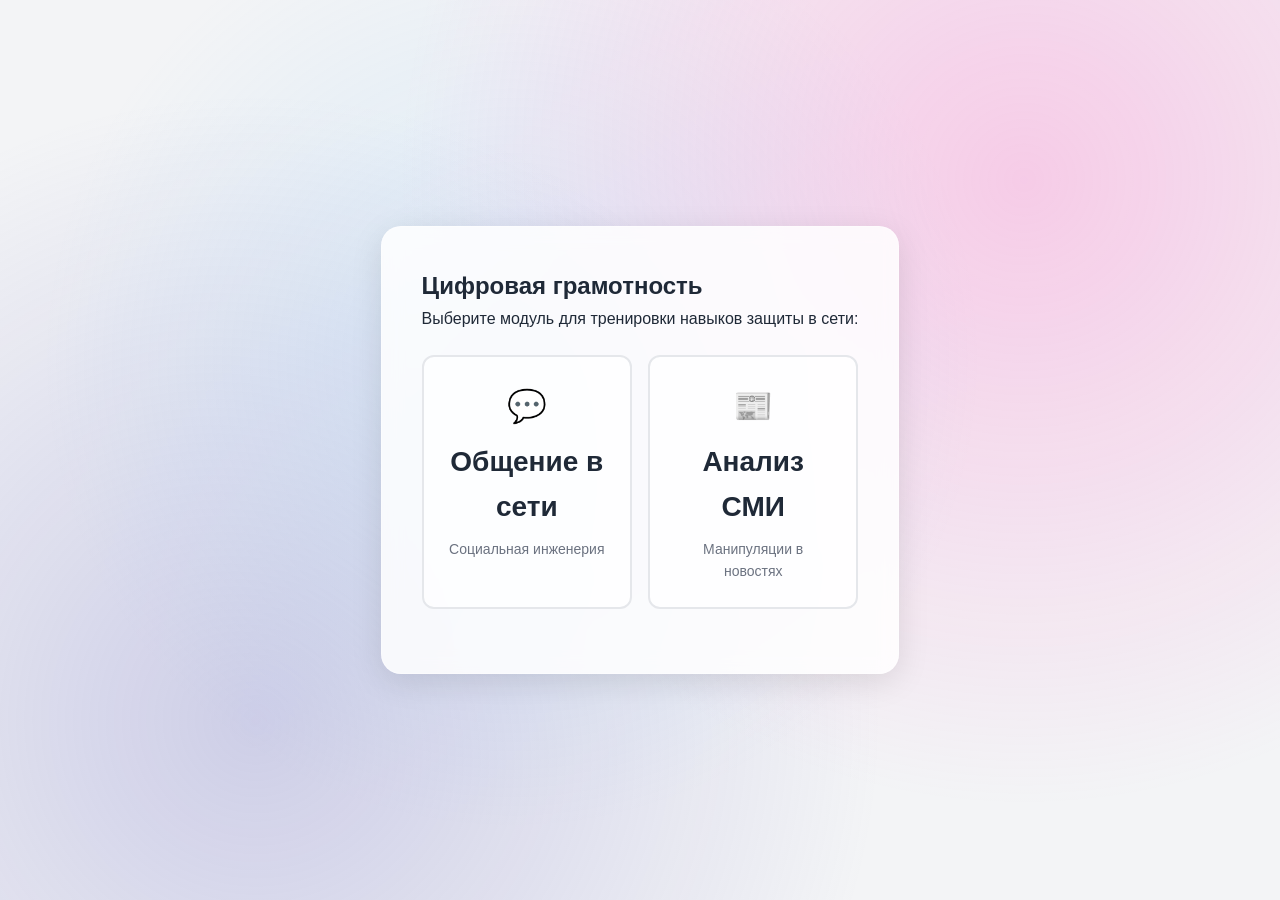
<file: index.html>
﻿<!DOCTYPE html>
<html lang="ru">
<head>
    <meta charset="UTF-8">
    <meta name="viewport" content="width=device-width, initial-scale=1.0">
    <title>Цифровая грамотность</title>
    <link rel="stylesheet" href="style.css">
</head>
<body>
    <div class="background-decor"></div>

    <main id="app">
        <section class="screen active">
            <div class="glass-card">
                <h1>Цифровая грамотность</h1>
                <p>Выберите модуль для тренировки навыков защиты в сети:</p>
                
<div class="menu-grid">
                    <a href="intro-chat.html" class="menu-btn" style="text-decoration: none;">
                        <span class="icon">💬</span>
                        <span class="title">Общение в сети</span>
                        <span class="desc">Социальная инженерия</span>
                    </a>
                    <a href="intro-news.html" class="menu-btn" style="text-decoration: none;">
                        <span class="icon">📰</span>
                        <span class="title">Анализ СМИ</span>
                        <span class="desc">Манипуляции в новостях</span>
                    </a>
                </div>

            </div>
        </section>
    </main>

    <script src="stats.js"></script>
</body>
</html>
</file>
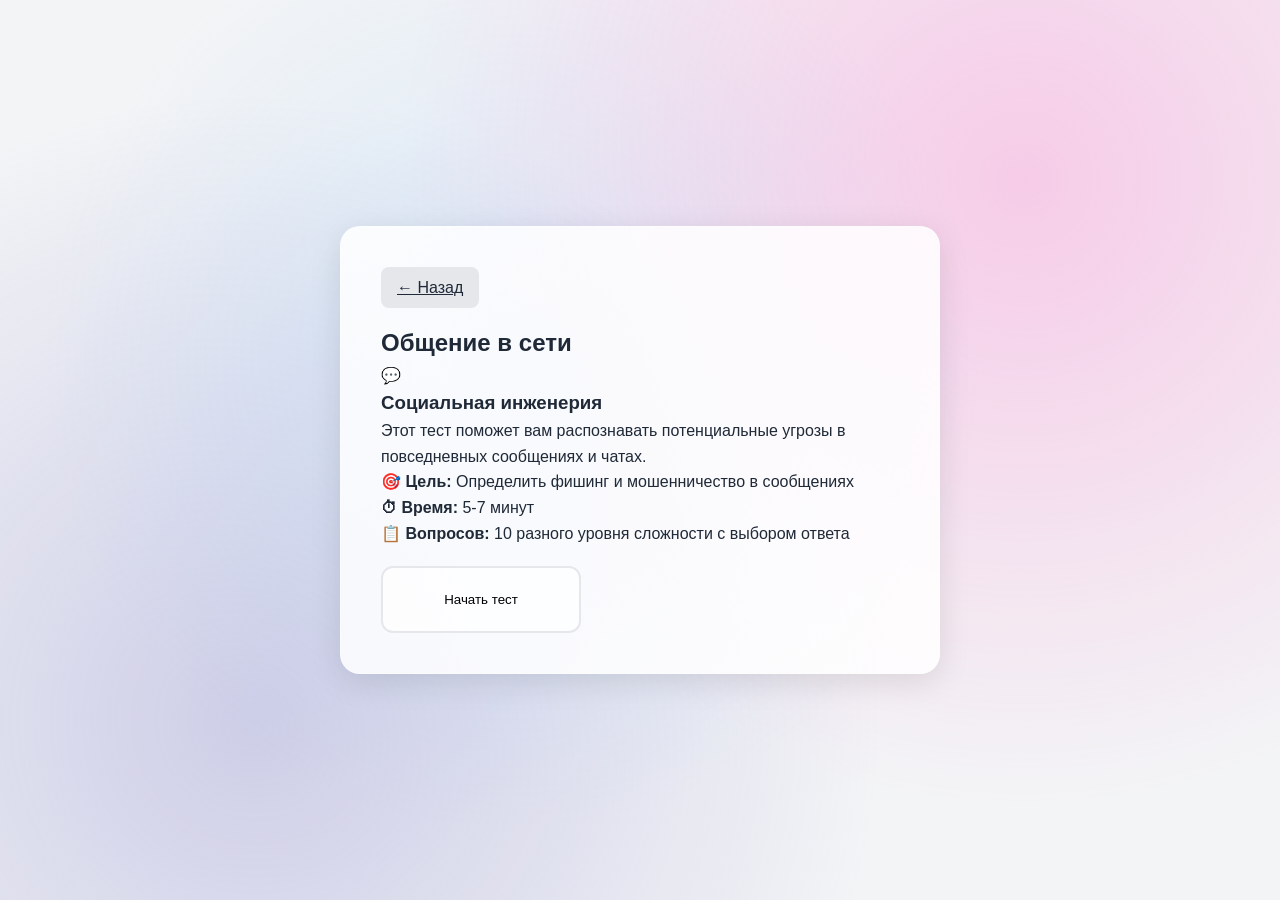
<file: intro-chat.html>
<!DOCTYPE html>
<html lang="ru">
<head>
    <meta charset="UTF-8">
    <meta name="viewport" content="width=device-width, initial-scale=1.0">
    <title>Общение в сети - Знакомство</title>
    <link rel="stylesheet" href="style.css">
</head>
<body>
    <div class="background-decor"></div>
    <main id="app">
        <section class="screen active">
            <div class="glass-card" style="max-width: 600px;">
                <a href="index.html" class="back-btn">← Назад</a>
                
                <h2>Общение в сети</h2>
                
                <div class="test-intro">
                    <div class="intro-icon">💬</div>
                    <h3>Социальная инженерия</h3>
                    <p>Этот тест поможет вам распознавать потенциальные угрозы в повседневных сообщениях и чатах.</p>
                    
                    <div class="test-details">
                        <div class="detail-item">
                            <strong>🎯 Цель:</strong>
                            <span>Определить фишинг и мошенничество в сообщениях</span>
                        </div>
                        <div class="detail-item">
                            <strong>⏱ Время:</strong>
                            <span>5-7 минут</span>
                        </div>
                        <div class="detail-item">
                            <strong>📋 Вопросов:</strong>
                            <span>10 разного уровня сложности с выбором ответа</span>
                        </div>
                    </div>
                </div>
                
                <button class="menu-btn" onclick="startTest()" style="margin-top: 20px; width: 200px;">
                    Начать тест
                </button>
            </div>
        </section>
    </main>
    
    <script src="stats.js"></script>
    <script>
        function startTest() {
            window.location.href = 'quiz-chat.html';
        }
    </script>
</body>
</html>
</file>
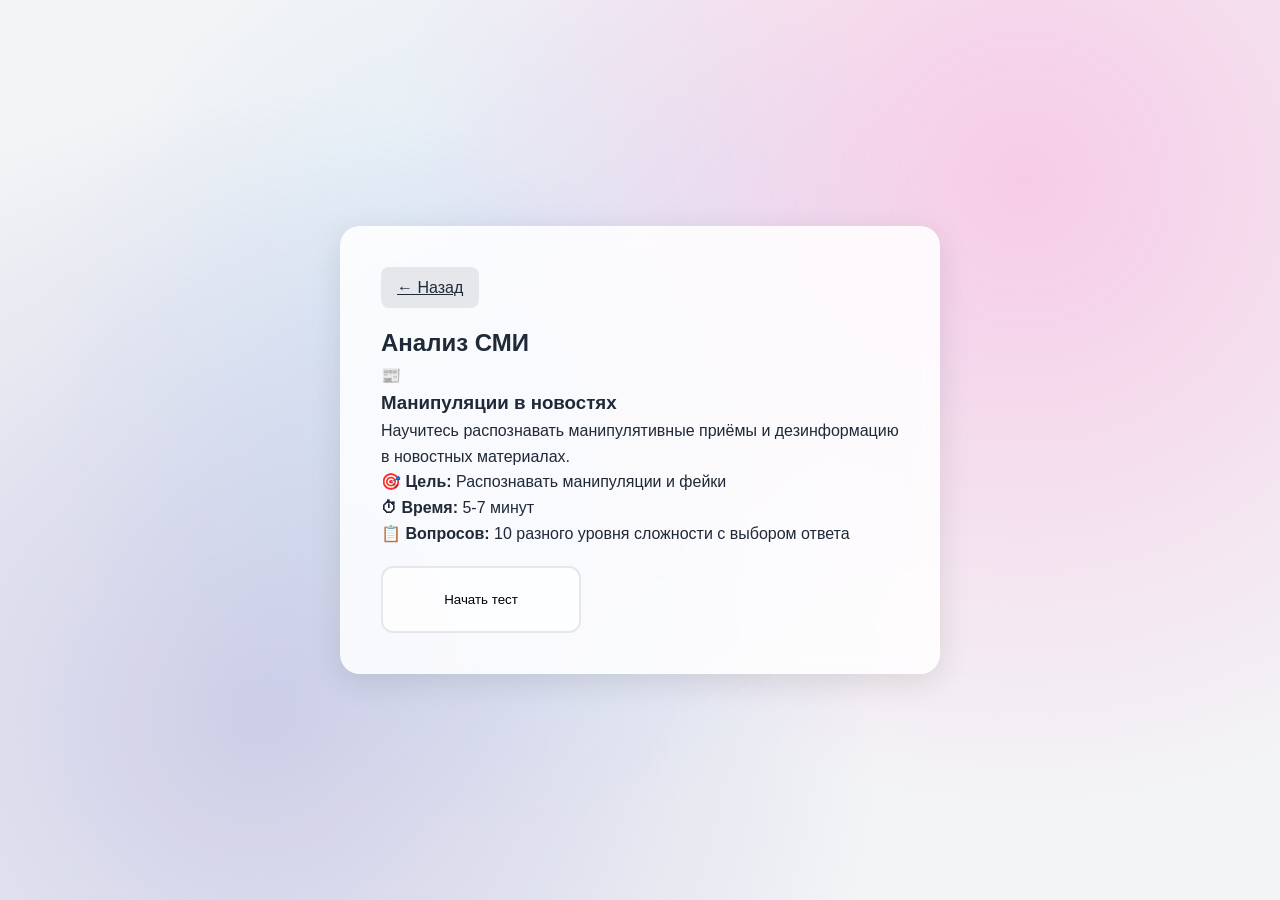
<file: intro-news.html>
<!DOCTYPE html>
<html lang="ru">
<head>
    <meta charset="UTF-8">
    <meta name="viewport" content="width=device-width, initial-scale=1.0">
    <title>Анализ СМИ - Знакомство</title>
    <link rel="stylesheet" href="style.css">
</head>
<body>
    <div class="background-decor"></div>
    <main id="app">
        <section class="screen active">
            <div class="glass-card" style="max-width: 600px;">
                <a href="index.html" class="back-btn">← Назад</a>
                
                <h2>Анализ СМИ</h2>
                
                <div class="test-intro">
                    <div class="intro-icon">📰</div>
                    <h3>Манипуляции в новостях</h3>
                    <p>Научитесь распознавать манипулятивные приёмы и дезинформацию в новостных материалах.</p>
                    
                    <div class="test-details">
                        <div class="detail-item">
                            <strong>🎯 Цель:</strong>
                            <span>Распознавать манипуляции и фейки</span>
                        </div>
                        <div class="detail-item">
                            <strong>⏱ Время:</strong>
                            <span>5-7 минут</span>
                        </div>
                        <div class="detail-item">
                            <strong>📋 Вопросов:</strong>
                            <span>10 разного уровня сложности с выбором ответа</span>
                        </div>
                    </div>
                </div>
                
                <button class="menu-btn" onclick="startTest()" style="margin-top: 20px; width: 200px;">
                    Начать тест
                </button>
            </div>
        </section>
    </main>

    <script src="stats.js"></script>
    <script>
        function startTest() {
            window.location.href = 'quiz-news.html';
        }
    </script>
</body>
</html>
</file>
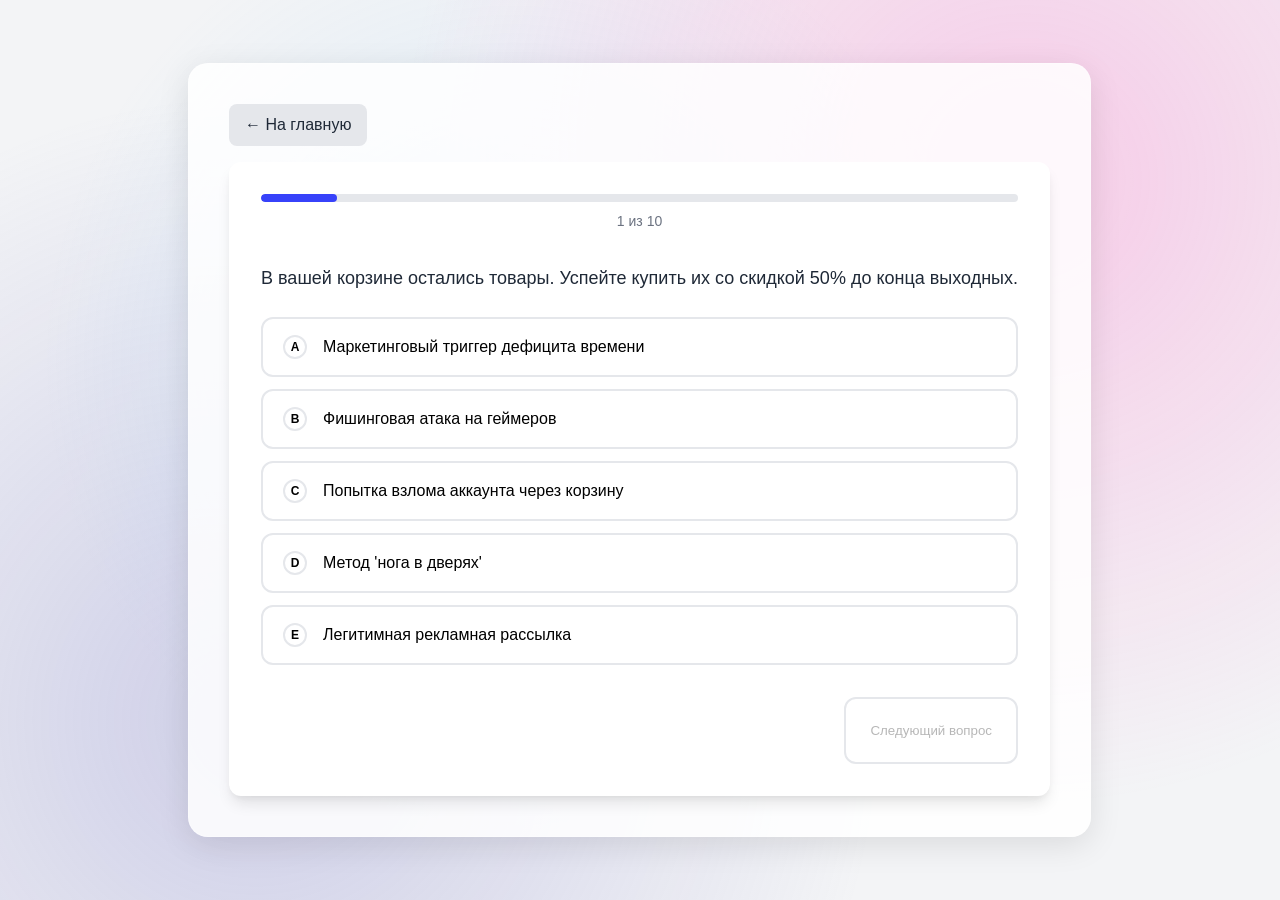
<file: quiz-chat.html>
﻿<!DOCTYPE html>
<html lang="ru">
<head>
    <meta charset="UTF-8">
    <meta name="viewport" content="width=device-width, initial-scale=1.0">
    <title>Тест: Общение в сети</title>
    <link rel="stylesheet" href="style.css">
</head>
<body>
    <div class="background-decor"></div>
    <main id="app">
        <section class="screen active">
            <div class="glass-card">
                <a href="index.html" class="back-btn" style="text-decoration: none;">← На главную</a>
                
                <div id="quiz-screen">
                    <div class="quiz-container">
                        <div class="progress-container">
                            <div class="progress-bar">
                                <div id="progress-fill" class="progress-fill"></div>
                            </div>
                            <div class="progress-text">
                                <span id="current-question">1</span> из <span id="total-questions">10</span>
                            </div>
                        </div>

                        <div class="question-card">
                            <div class="question-text">
                                <p id="question-text"></p>
                            </div>

                            <div id="options-container" class="options-container"></div>
                        </div>

                        <div class="navigation">
                            <button id="next-btn" class="menu-btn" disabled>Следующий вопрос</button>
                        </div>
                    </div>
                </div>

                <div id="results-screen" style="display: none;">
                    <div class="results-container">
                        <h2 class="results-title">Результаты теста</h2>

                        <div class="score-card">
                            <div class="score-circle">
                                <svg viewBox="0 0 100 100">
                                    <circle class="score-bg" cx="50" cy="50" r="45"></circle>
                                    <circle id="score-progress" class="score-fill" cx="50" cy="50" r="45"></circle>
                                </svg>
                                <div class="score-text">
                                    <span id="score-percent">0</span>%
                                </div>
                            </div>
                            <p id="score-summary" class="score-summary">Вы набрали 0 из 10 баллов</p>
                        </div>

                        <div class="review-section">
                            <h3>Детальный разбор вопросов</h3>
                            <div id="review-container" class="review-container"></div>
                        </div>

                        <button id="restart-btn" class="menu-btn">Пройти тест снова</button>
                        <a href="index.html" class="menu-btn" style="text-decoration: none; margin-left: 10px;">Главное меню</a>
                    </div>
                </div>
            </div>
        </section>
    </main>

    <script src="stats.js"></script>
    <script src="quiz.js"></script>
    
</body>
</html>
</file>
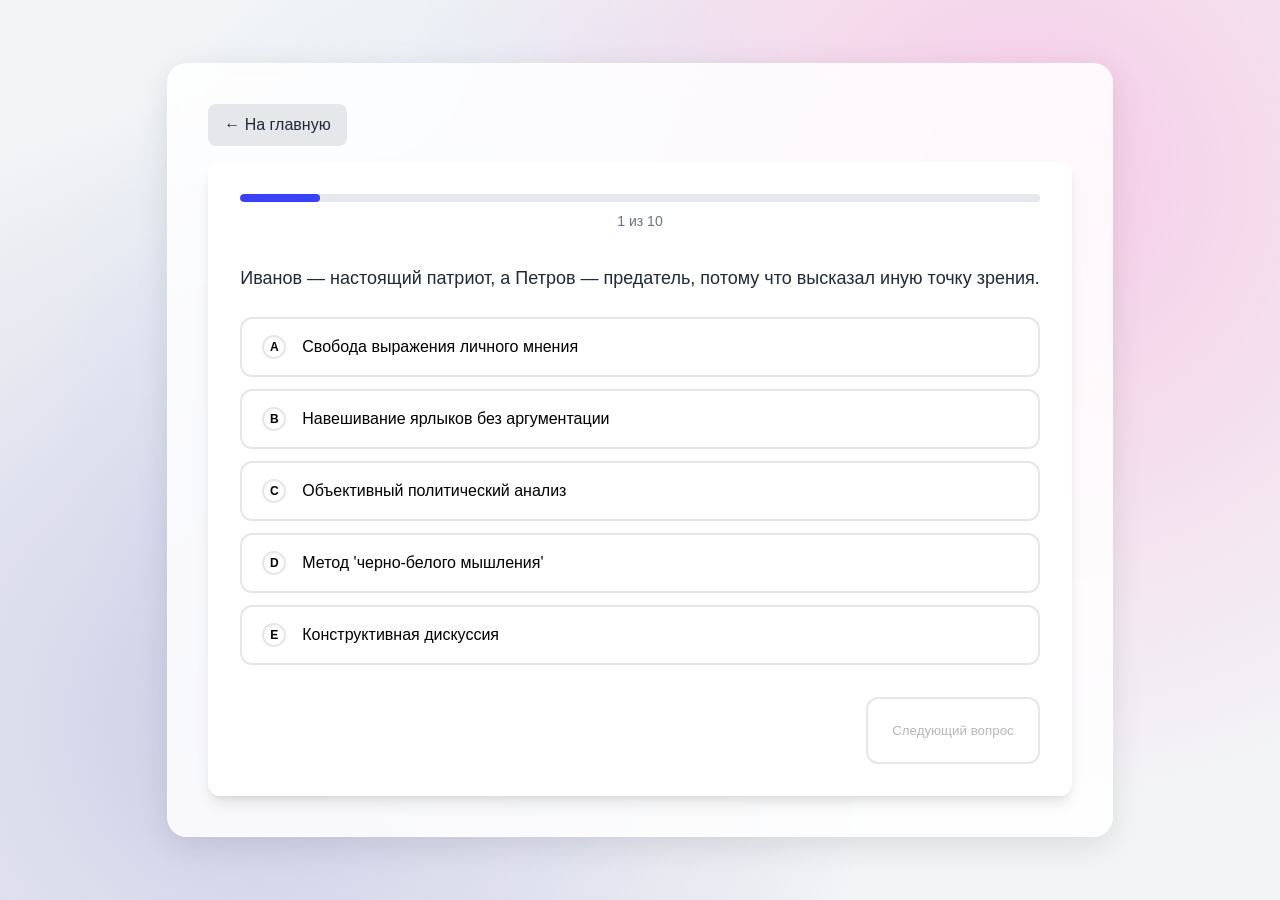
<file: quiz-news.html>
﻿<!DOCTYPE html>
<html lang="ru">
<head>
    <meta charset="UTF-8">
    <meta name="viewport" content="width=device-width, initial-scale=1.0">
    <title>Тест: Анализ СМИ</title>
    <link rel="stylesheet" href="style.css">
</head>
<body>
    <div class="background-decor"></div>
    <main id="app">
        <section class="screen active">
            <div class="glass-card">
                <a href="index.html" class="back-btn" style="text-decoration: none;">← На главную</a>
                
                <div id="quiz-screen-news">
                    <div class="quiz-container">
                        <div class="progress-container">
                            <div class="progress-bar">
                                <div id="progress-fill-news" class="progress-fill"></div>
                            </div>
                            <div class="progress-text">
                                <span id="current-question-news">1</span> из <span id="total-questions-news">10</span>
                            </div>
                        </div>

                        <div class="question-card">
                            <div class="question-text">
                                <p id="question-text-news"></p>
                            </div>

                            <div id="options-container-news" class="options-container"></div>
                        </div>

                        <div class="navigation">
                            <button id="next-btn-news" class="menu-btn" disabled>Следующий вопрос</button>
                        </div>
                    </div>
                </div>

                <div id="results-screen-news" style="display: none;">
                    <div class="results-container">
                        <h2 class="results-title">Результаты теста</h2>

                        <div class="score-card">
                            <div class="score-circle">
                                <svg viewBox="0 0 100 100">
                                    <circle class="score-bg" cx="50" cy="50" r="45"></circle>
                                    <circle id="score-progress-news" class="score-fill" cx="50" cy="50" r="45"></circle>
                                </svg>
                                <div class="score-text">
                                    <span id="score-percent-news">0</span>%
                                </div>
                            </div>
                            <p id="score-summary-news" class="score-summary">Вы набрали 0 из 10 баллов</p>
                        </div>

                        <div class="review-section">
                            <h3>Детальный разбор вопросов</h3>
                            <div id="review-container-news" class="review-container"></div>
                        </div>

                        <button id="restart-btn-news" class="menu-btn">Пройти тест снова</button>
                        <a href="index.html" class="menu-btn" style="text-decoration: none; margin-left: 10px;">Главное меню</a>
                    </div>
                </div>
            </div>
        </section>
    </main>

    <script src="stats.js"></script>
    <script src="quiz-news.js"></script>
    
</body>
</html>
</file>
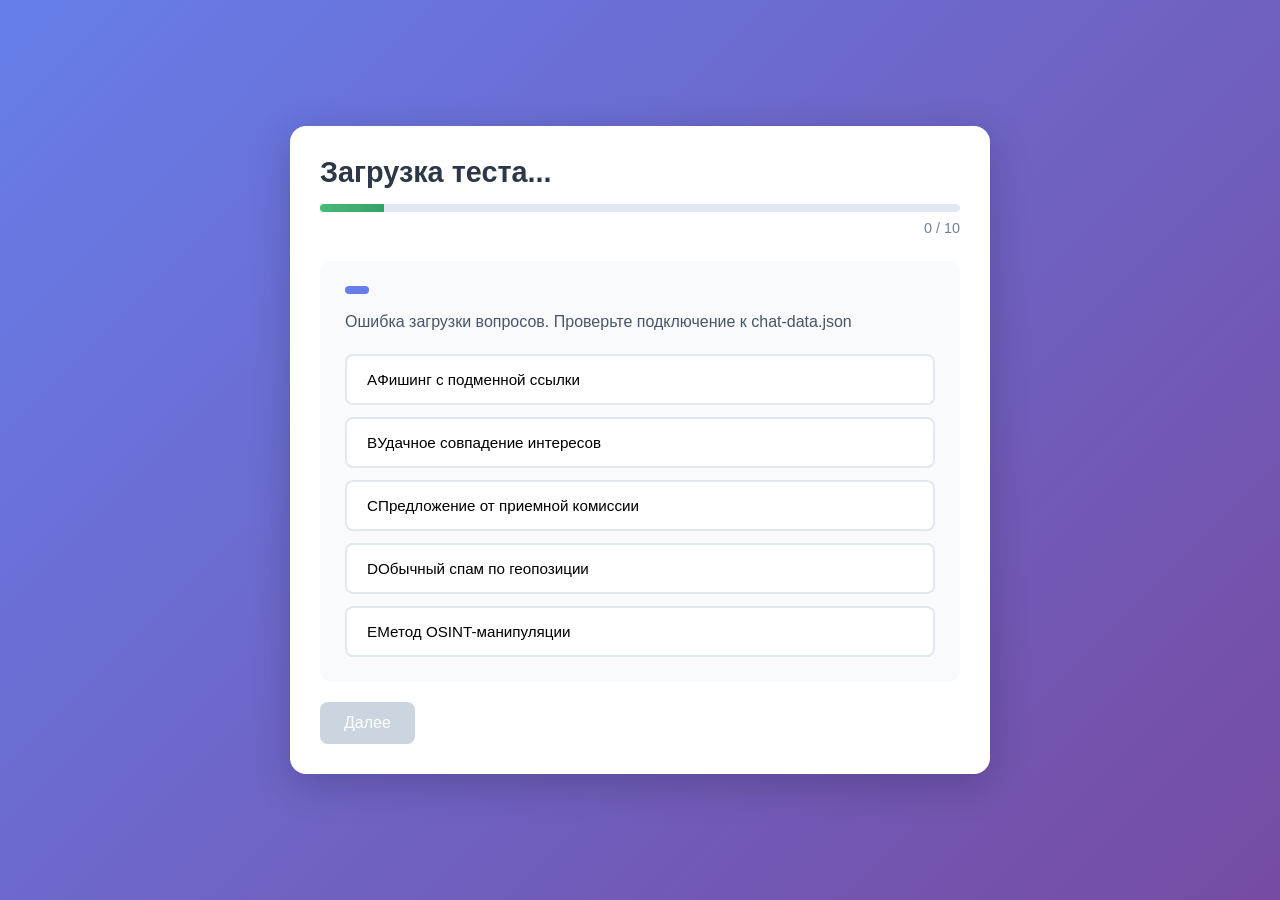
<file: quiz.html>
<!DOCTYPE html>
<html lang="ru">
<head>
    <meta charset="UTF-8">
    <meta name="viewport" content="width=device-width, initial-scale=1.0">
    <title>Тест: социальная инженерия и цифровая безопасность</title>
    <link rel="stylesheet" href="quiz-style.css">
</head>
<body>
    <div id="app">
        <div id="quiz-container" class="container">
            <header>
                <h1 id="quiz-title">Загрузка теста...</h1>
                <div id="progress-bar">
                    <div id="progress-fill"></div>
                </div>
                <div id="progress-text">0 / 10</div>
            </header>
            
            <main id="quiz-content">
                <div id="question-card" class="card">
                    <div id="question-header">
                        <span id="category-badge"></span>
                        <span id="question-number"></span>
                    </div>
                    <h2 id="situation"></h2>
                    <p id="question-text"></p>
                    <div id="options-container"></div>
                </div>
            </main>
            
            <footer>
                <button id="prev-btn" class="btn btn-secondary hidden">Назад</button>
                <button id="next-btn" class="btn btn-primary" disabled>Далее</button>
            </footer>
        </div>
        
        <div id="results-container" class="container hidden">
            <header>
                <h1>Результаты теста</h1>
            </header>
            <main>
                <div class="score-card">
                    <div class="score-circle">
                        <span id="final-score">0</span>
                        <span class="score-total">/ 10</span>
                    </div>
                    <p>правильных ответов</p>
                </div>
                
                <div id="review-container">
                    <h2>Обзор вопросов</h2>
                    <div id="review-list"></div>
                </div>
            </main>
            <footer>
                <button id="restart-btn" class="btn btn-primary">Пройти заново</button>
            </footer>
        </div>
    </div>
    
    <script src="quiz.js"></script>
</body>
</html>
</file>
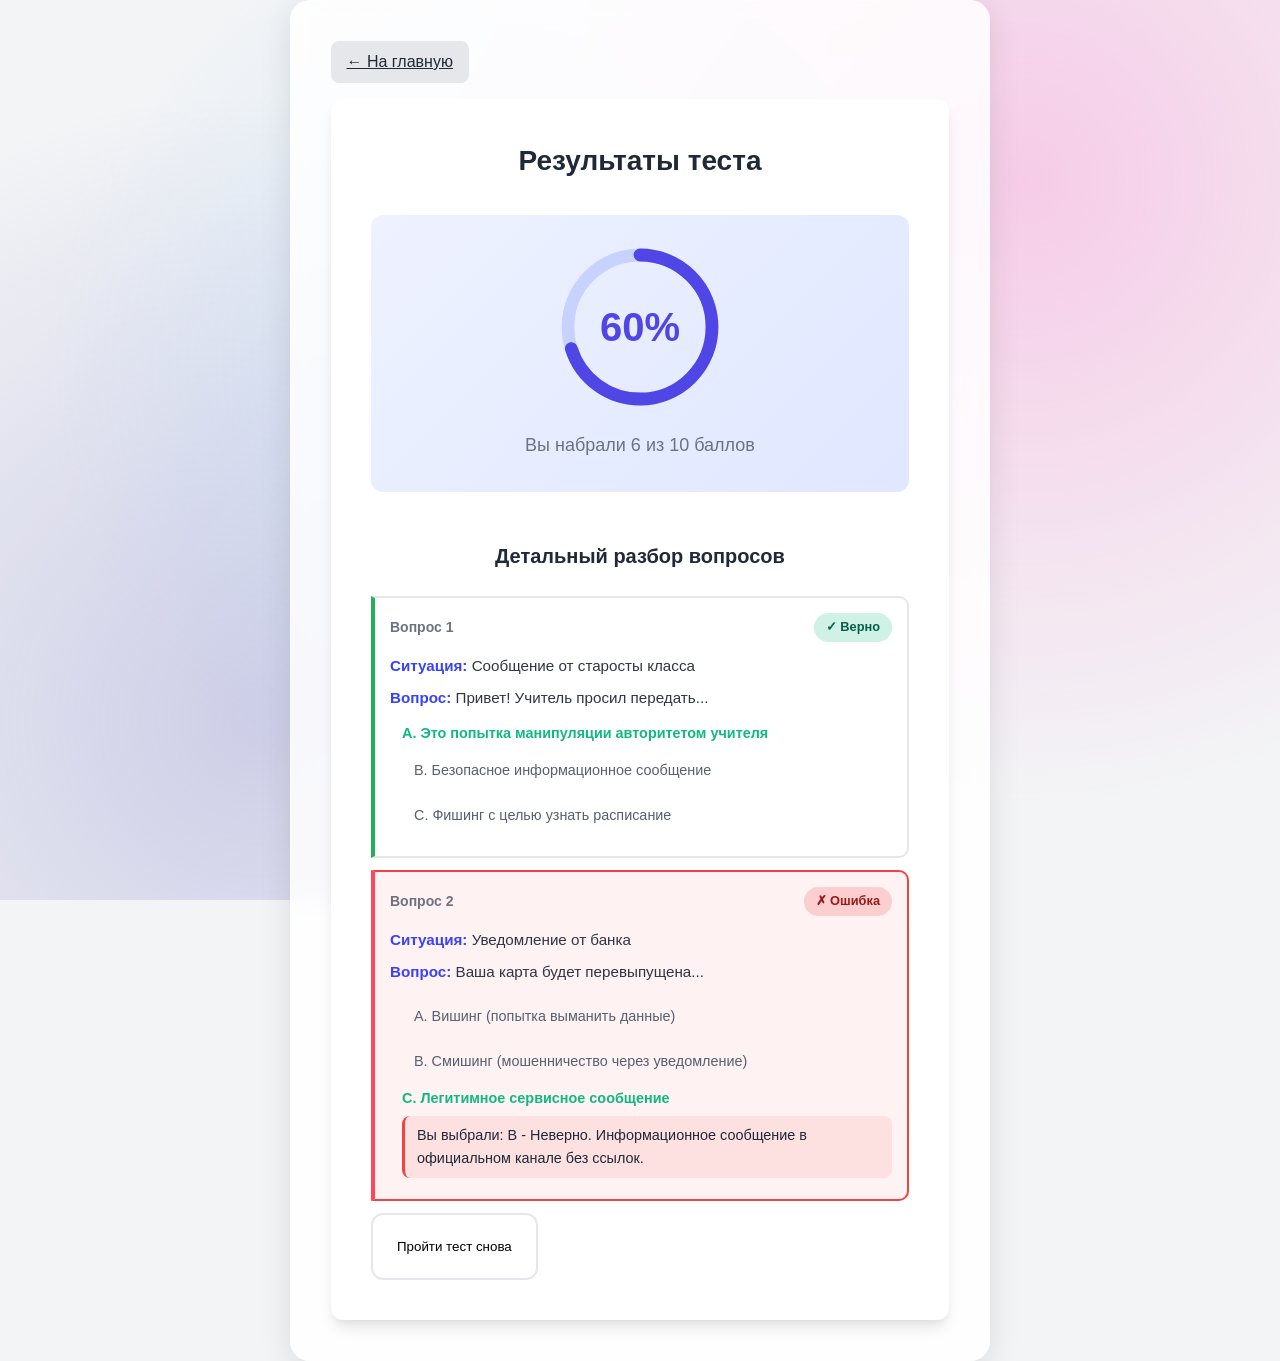
<file: results-analysis.html>
<!DOCTYPE html>
<html lang="ru">
<head>
    <meta charset="UTF-8">
    <meta name="viewport" content="width=device-width, initial-scale=1.0">
    <title>Результаты теста - Цифровая грамотность</title>
    <link rel="stylesheet" href="style.css">
</head>
<body>
    <div class="background-decor"></div>
    <main id="app">
        <section class="screen active">
            <div class="glass-card" style="max-width: 700px; width: 100%;">
                <a href="index.html" class="back-btn">← На главную</a>
                
                <div class="results-container">
                    <h2 class="results-title">Результаты теста</h2>

                    <div class="score-card">
                        <div class="score-circle">
                            <svg viewBox="0 0 100 100">
                                <circle class="score-bg" cx="50" cy="50" r="45"></circle>
                                <circle id="score-progress" class="score-fill" cx="50" cy="50" r="45" style="stroke-dashoffset: 85;"></circle>
                            </svg>
                            <div class="score-text">60%</div>
                        </div>
                        <p class="score-summary">Вы набрали 6 из 10 баллов</p>
                    </div>

                    <div class="review-section">
                        <h3>Детальный разбор вопросов</h3>
                        
                        <div class="review-item">
                            <div class="review-question-header">
                                <span class="question-num">Вопрос 1</span>
                                <span class="status-badge correct">✓ Верно</span>
                            </div>
                            <div class="question-desc"><strong>Ситуация:</strong> Сообщение от старосты класса</div>
                            <div class="question-desc"><strong>Вопрос:</strong> Привет! Учитель просил передать...</div>
                            <div class="options-review">
                                <div style="color: #10B981; font-weight: 600;">A. Это попытка манипуляции авторитетом учителя</div>
                                <div class="option-neutral">B. Безопасное информационное сообщение</div>
                                <div class="option-neutral">C. Фишинг с целью узнать расписание</div>
                            </div>
                        </div>

                        <div class="review-item incorrect">
                            <div class="review-question-header">
                                <span class="question-num">Вопрос 2</span>
                                <span class="status-badge wrong">✗ Ошибка</span>
                            </div>
                            <div class="question-desc"><strong>Ситуация:</strong> Уведомление от банка</div>
                            <div class="question-desc"><strong>Вопрос:</strong> Ваша карта будет перевыпущена...</div>
                            <div class="options-review">
                                <div class="option-neutral">A. Вишинг (попытка выманить данные)</div>
                                <div class="option-neutral">B. Смишинг (мошенничество через уведомление)</div>
                                <div style="color: #10B981; font-weight: 600;">C. Легитимное сервисное сообщение</div>
                                <div class="option-wrong">Вы выбрали: B - Неверно. Информационное сообщение в официальном канале без ссылок.</div>
                            </div>
                        </div>
                    </div>

                    <button class="menu-btn">Пройти тест снова</button>
                </div>
            </div>
        </section>
    </main>

    <script src="stats.js"></script>
</body>
</html>
</file>
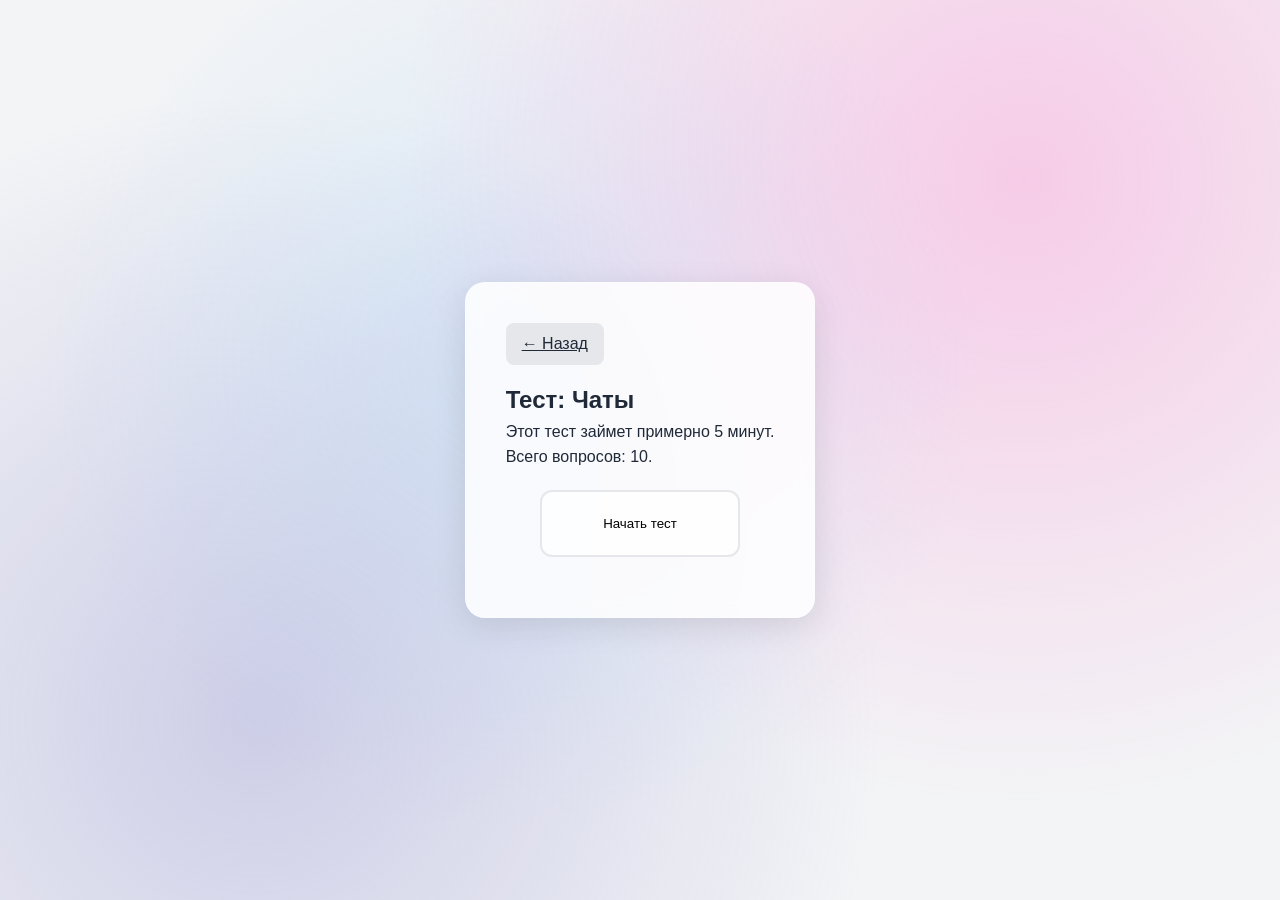
<file: test-chat.html>
<!DOCTYPE html>
<html lang="ru">
<head>
    <meta charset="UTF-8">
    <meta name="viewport" content="width=device-width, initial-scale=1.0">
    <title>Тест: Чаты</title>
    <link rel="stylesheet" href="style.css">
</head>
<body>
    <div class="background-decor"></div>
    <main id="app">
        <section class="screen active">
            <div class="glass-card">
                <a href="index.html" class="back-btn">← Назад</a>
                
                <div id="intro-screen">
                    <h2 id="test-title">Загрузка...</h2>
                    <p id="test-info">Этот тест займет примерно <span id="time-limit">5</span> минут. <br> Всего вопросов: <span id="q-count">0</span>.</p>
                    <button class="menu-btn" onclick="startTest()" style="margin: 20px auto; width: 200px;">Начать тест</button>
                </div>

                <div id="quiz-container" style="display: none; text-align: left; overflow-y: auto; max-height: 60vh;">
                    <div id="question-content"></div>
                    <div id="options-list" class="menu-grid" style="grid-template-columns: 1fr;"></div>
                    <div style="text-align: right; margin-top: 20px;">
                        <button class="menu-btn" onclick="nextQuestion()">Следующий вопрос</button>
                    </div>
                </div>

                <div id="results-screen" style="display: none;">
                    <h2>Результаты</h2>
                    <p id="score-text"></p>
                    <div id="explanations" style="text-align: left; margin-top: 20px;"></div>
                    <button class="menu-btn" onclick="location.reload()" style="margin: 20px auto; width: 200px;">Пройти еще раз</button>
                </div>
            </div>
        </section>
    </main>
    
    <script src="stats.js"></script>
    <script src="test-chat.js"></script>
</body>
</html>
</file>
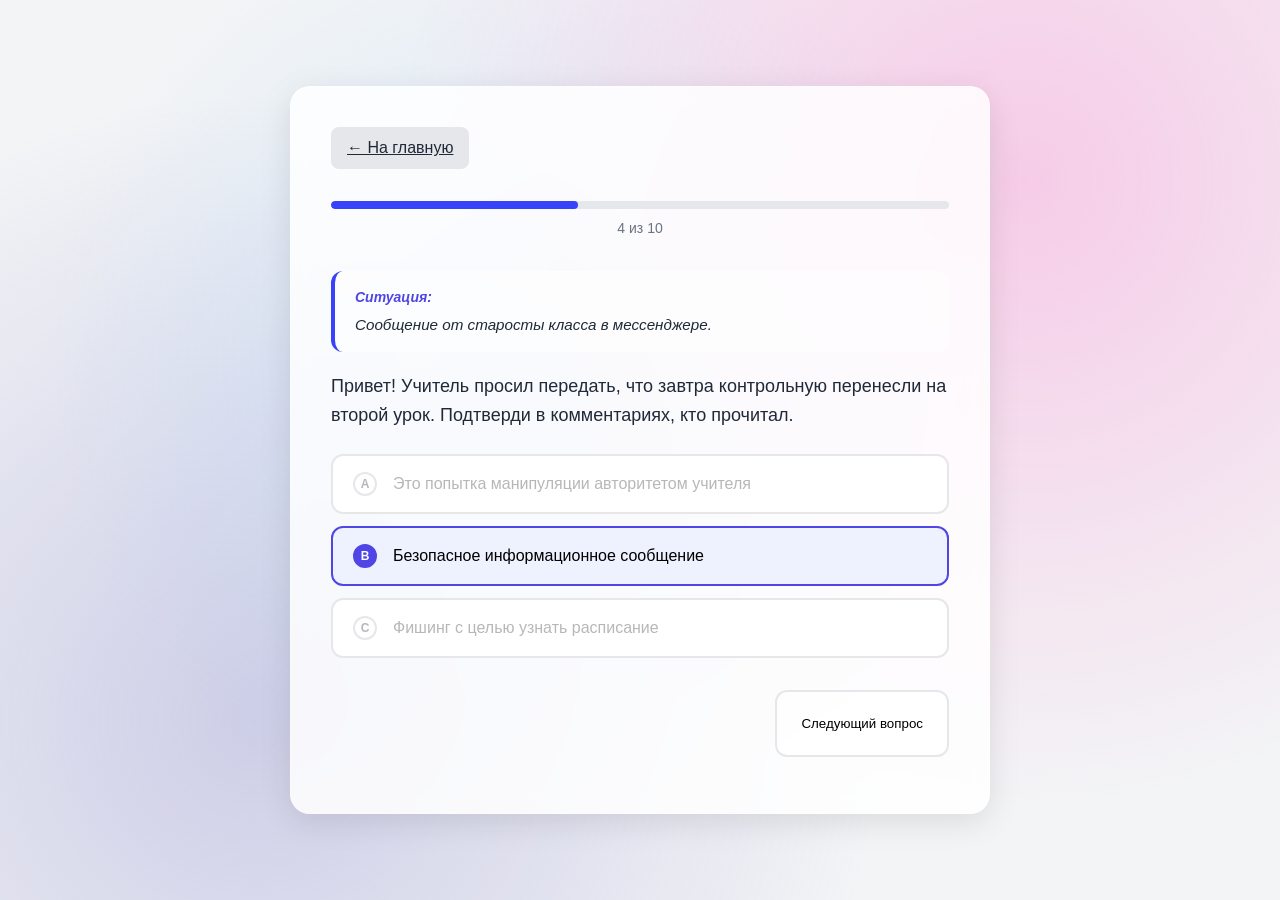
<file: test-interface.html>
<!DOCTYPE html>
<html lang="ru">
<head>
    <meta charset="UTF-8">
    <meta name="viewport" content="width=device-width, initial-scale=1.0">
    <title>Тест - Цифровая грамотность</title>
    <link rel="stylesheet" href="style.css">
</head>
<body>
    <div class="background-decor"></div>
    <main id="app">
        <section class="screen active">
            <div class="glass-card" style="max-width: 700px; width: 100%;">
                <a href="index.html" class="back-btn">← На главную</a>
                
                <div class="test-interface">
                    <div class="progress-container">
                        <div class="progress-bar">
                            <div id="progress-fill" class="progress-fill" style="width: 40%;"></div>
                        </div>
                        <div class="progress-text">
                            <span id="current-question">4</span> из <span id="total-questions">10</span>
                        </div>
                    </div>

                    <div class="question-card">
                        <div class="situation-box">
                            <span class="situation-label">Ситуация:</span>
                            <p class="situation-text">Сообщение от старосты класса в мессенджере.</p>
                        </div>

                        <div class="question-text">
                            <p>Привет! Учитель просил передать, что завтра контрольную перенесли на второй урок. Подтверди в комментариях, кто прочитал.</p>
                        </div>

                        <div class="options-container">
                            <button class="option" disabled>
                                <span class="option-marker">A</span>
                                <span>Это попытка манипуляции авторитетом учителя</span>
                            </button>
                            <button class="option selected">
                                <span class="option-marker">B</span>
                                <span>Безопасное информационное сообщение</span>
                            </button>
                            <button class="option" disabled>
                                <span class="option-marker">C</span>
                                <span>Фишинг с целью узнать расписание</span>
                            </button>
                        </div>
                    </div>

                    <div class="navigation">
                        <button class="menu-btn">Следующий вопрос</button>
                    </div>
                </div>
            </div>
        </section>
    </main>

    <script src="stats.js"></script>
</body>
</html>
</file>
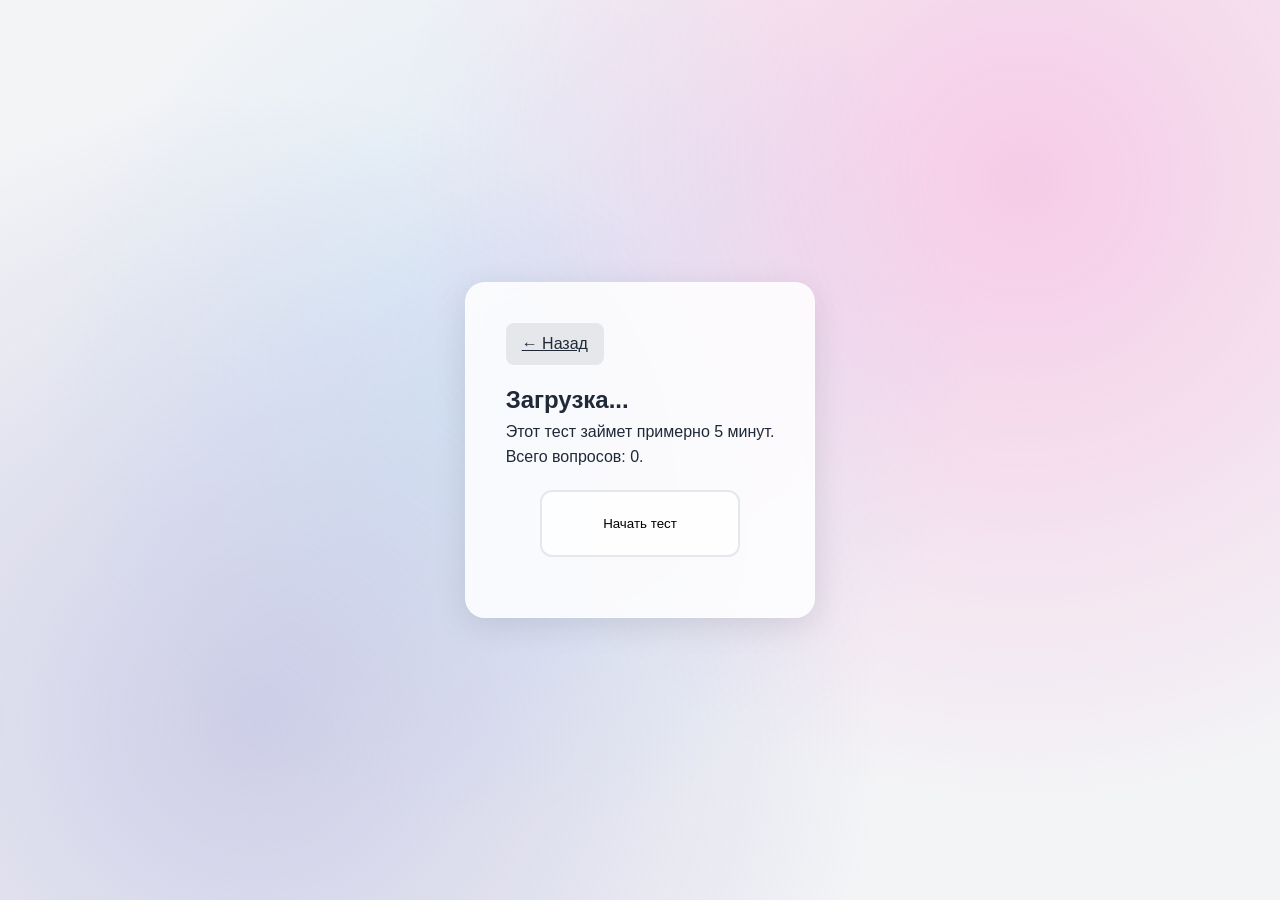
<file: test-news.html>
<!DOCTYPE html>
<html lang="ru">
<head>
    <meta charset="UTF-8">
    <meta name="viewport" content="width=device-width, initial-scale=1.0">
    <title>Тест: Новости</title>
    <link rel="stylesheet" href="style.css">
</head>
<body>
    <div class="background-decor"></div>
    <main id="app">
        <section class="screen active">
            <div class="glass-card">
                <a href="index.html" class="back-btn">← Назад</a>
                
                <div id="intro-screen">
                    <h2 id="test-title">Загрузка...</h2>
                    <p id="test-info">Этот тест займет примерно <span id="time-limit">5</span> минут. <br> Всего вопросов: <span id="q-count">0</span>.</p>
                    <button class="menu-btn" onclick="startTest()" style="margin: 20px auto; width: 200px;">Начать тест</button>
                </div>

                <div id="quiz-container" style="display: none; text-align: left; overflow-y: auto; max-height: 60vh;">
                    <div id="question-content"></div>
                    <div id="options-list" class="menu-grid" style="grid-template-columns: 1fr;"></div>
                    <div style="text-align: right; margin-top: 20px;">
                        <button class="menu-btn" onclick="nextQuestion()">Следующий вопрос</button>
                    </div>
                </div>

                <div id="results-screen" style="display: none;">
                    <h2>Результаты</h2>
                    <p id="score-text"></p>
                    <div id="explanations" style="text-align: left; margin-top: 20px;"></div>
                    <button class="menu-btn" onclick="location.reload()" style="margin: 20px auto; width: 200px;">Пройти еще раз</button>
                </div>
            </div>
        </section>
    </main>
    
    <script src="stats.js"></script>
    <script src="test-news.js"></script>
</body>
</html>
</file>
<file: style.css>
﻿html, body {
    height: 100%;
    margin: 0;
    padding: 0;
}

#app {
    min-height: 100%;
    display: flex;
    justify-content: center;
    align-items: center;
}

.background-decor {
    position: fixed;
    top: 0;
    left: 0;
    width: 100%;
    height: 100%;
    background: radial-gradient(circle at 20% 80%, rgba(120, 119, 198, 0.3) 0%, transparent 50%),
                radial-gradient(circle at 80% 20%, rgba(255, 111, 199, 0.3) 0%, transparent 50%),
                radial-gradient(circle at 40% 40%, rgba(120, 200, 255, 0.2) 0%, transparent 50%);
    z-index: -1;
}

.glass-card {
    background: rgba(255, 255, 255, 0.85);
    backdrop-filter: blur(10px);
    border-radius: 20px;
    padding: 2.5rem;
    box-shadow: 0 8px 32px rgba(0, 0, 0, 0.1);
    border: 1px solid rgba(255, 255, 255, 0.3);
}

.test-info-box {
    background: rgba(255, 255, 255, 0.5);
    padding: 1rem 1.25rem;
    border-radius: 12px;
    margin: 1.5rem 0;
}

.test-info-box p {
    margin: 0.5rem 0;
    color: var(--text-secondary);
}

.menu-grid {
    display: grid;
    grid-template-columns: repeat(auto-fit, minmax(200px, 1fr));
    gap: 1rem;
    margin: 1.5rem 0;
}

.menu-btn {
    display: flex;
    flex-direction: column;
    align-items: center;
    padding: 1.5rem;
    background: rgba(255, 255, 255, 0.7);
    border: 2px solid var(--border);
    border-radius: 12px;
    cursor: pointer;
    transition: all 0.2s ease;
    text-align: center;
}

.menu-btn:hover {
    border-color: var(--primary);
    background: white;
    transform: translateY(-2px);
    box-shadow: var(--shadow);
}

.menu-btn .icon {
    font-size: 2rem;
    margin-bottom: 0.5rem;
}

.menu-btn .title {
    font-weight: 600;
    color: var(--text-primary);
}

.menu-btn .desc {
    font-size: 0.875rem;
    color: var(--text-secondary);
}

.back-btn {
    display: inline-block;
    padding: 0.5rem 1rem;
    background: var(--border);
    border-radius: 8px;
    color: var(--text-primary);
    font-weight: 500;
    margin-bottom: 1rem;
}

.back-btn:hover {
    background: var(--border);
}

/* Base Styles */
* {
    margin: 0;
    padding: 0;
    box-sizing: border-box;
}

:root {
    --primary: #4F46E5;
    --primary-dark: #4338CA;
    --success: #10B981;
    --error: #EF4444;
    --warning: #F59E0B;
    --bg: #F3F4F6;
    --card-bg: #FFFFFF;
    --text-primary: #1F2937;
    --text-secondary: #6B7280;
    --border: #E5E7EB;
    --shadow: 0 4px 6px -1px rgba(0, 0, 0, 0.1), 0 2px 4px -1px rgba(0, 0, 0, 0.06);
    --shadow-lg: 0 10px 15px -3px rgba(0, 0, 0, 0.1), 0 4px 6px -2px rgba(0, 0, 0, 0.05);
    --radius: 12px;
}

body {
    font-family: -apple-system, BlinkMacSystemFont, 'Segoe UI', Roboto, sans-serif;
    background: var(--bg);
    color: var(--text-primary);
    min-height: 100vh;
    line-height: 1.6;
}

/* App Container */
.app-container {
    max-width: 800px;
    margin: 0 auto;
    padding: 2rem 1rem;
}

/* Screen Management */
.screen {
    display: none;
    animation: fadeIn 0.3s ease-in-out;
}

.screen.active {
    display: block;
}

/* Center content in active screens */
#app > section.screen.active {
    display: flex;
    justify-content: center;
    align-items: center;
    min-height: 100vh;
}

@keyframes fadeIn {
    from { opacity: 0; transform: translateY(10px); }
    to { opacity: 1; transform: translateY(0); }
}

/* Card Styles */
.card {
    background: var(--card-bg);
    border-radius: var(--radius);
    padding: 2.5rem;
    box-shadow: var(--shadow-lg);
    text-align: center;
}

.title {
    font-size: 1.75rem;
    font-weight: 700;
    margin-bottom: 0.5rem;
    color: var(--text-primary);
}

.version {
    color: var(--text-secondary);
    font-size: 0.875rem;
    margin-bottom: 2rem;
}

.quiz-info {
    text-align: left;
    margin: 2rem 0;
    padding: 1.5rem;
    background: var(--bg);
    border-radius: var(--radius);
}

.quiz-info h3 {
    margin-bottom: 1rem;
    font-size: 1.125rem;
}

.quiz-info ul {
    list-style: none;
}

.quiz-info li {
    margin-bottom: 0.75rem;
    display: flex;
    align-items: center;
    gap: 0.75rem;
}

/* Badges */
.badge {
    display: inline-block;
    padding: 0.25rem 0.75rem;
    border-radius: 9999px;
    font-size: 0.75rem;
    font-weight: 600;
    text-transform: uppercase;
}

.badge.simple {
    background: #D1FAE5;
    color: #065F46;
}

.badge.medium {
    background: #FEF3C7;
    color: #92400E;
}

.badge.hard {
    background: #FEE2E2;
    color: #991B1B;
}

/* Buttons */
.btn {
    display: inline-flex;
    align-items: center;
    justify-content: center;
    padding: 0.875rem 2rem;
    border-radius: var(--radius);
    font-size: 1rem;
    font-weight: 600;
    cursor: pointer;
    transition: all 0.2s ease;
    border: none;
    outline: none;
}

.btn-primary {
    background: var(--primary);
    color: white;
}

.btn-primary:hover:not(:disabled) {
    background: var(--primary-dark);
    transform: translateY(-1px);
    box-shadow: var(--shadow);
}

.btn-primary:disabled {
    opacity: 0.5;
    cursor: not-allowed;
}

.btn-secondary {
    background: var(--bg);
    color: var(--text-primary);
    border: 2px solid var(--border);
}

.btn-secondary:hover {
    background: var(--border);
}

/* Quiz Container */
.quiz-container {
    background: var(--card-bg);
    border-radius: var(--radius);
    padding: 2rem;
    box-shadow: var(--shadow-lg);
}

/* Progress Bar */
.progress-container {
    margin-bottom: 2rem;
}

.progress-bar {
    height: 8px;
    background: var(--border);
    border-radius: 4px;
    overflow: hidden;
    margin-bottom: 0.5rem;
}

.progress-fill {
    height: 100%;
    background: var(--primary);
    border-radius: 4px;
    transition: width 0.3s ease;
    width: 0%;
}

.progress-text {
    text-align: center;
    font-size: 0.875rem;
    color: var(--text-secondary);
    font-weight: 500;
}

/* Question Card */
.question-card {
    margin-bottom: 2rem;
}

.question-header {
    display: flex;
    justify-content: space-between;
    align-items: center;
    margin-bottom: 1.5rem;
}

.category-badge {
    padding: 0.375rem 0.875rem;
    border-radius: 9999px;
    font-size: 0.75rem;
    font-weight: 600;
    text-transform: uppercase;
}

.category-badge.simple {
    background: #D1FAE5;
    color: #065F46;
}

.category-badge.medium {
    background: #FEF3C7;
    color: #92400E;
}

.category-badge.hard {
    background: #FEE2E2;
    color: #991B1B;
}

.question-number {
    font-size: 0.875rem;
    color: var(--text-secondary);
    font-weight: 500;
}

.situation-box {
    background: linear-gradient(135deg, #E0E7FF 0%, #F3E8FF 100%);
    padding: 1rem 1.25rem;
    border-radius: var(--radius);
    margin-bottom: 1.5rem;
    border-left: 4px solid var(--primary);
}

.situation-label {
    font-weight: 600;
    font-size: 0.875rem;
    color: var(--primary);
    display: block;
    margin-bottom: 0.25rem;
}

.situation-text {
    font-size: 0.95rem;
    color: var(--text-primary);
    font-style: italic;
}

.question-text {
    font-size: 1.125rem;
    font-weight: 500;
    margin-bottom: 1.5rem;
    line-height: 1.6;
}

/* Options */
.options-container {
    display: flex;
    flex-direction: column;
    gap: 0.75rem;
}

.option {
    padding: 1rem 1.25rem;
    border: 2px solid var(--border);
    border-radius: var(--radius);
    background: var(--card-bg);
    cursor: pointer;
    transition: all 0.2s ease;
    font-size: 1rem;
    display: flex;
    align-items: center;
    gap: 1rem;
}

.option:hover:not(.disabled) {
    border-color: var(--primary);
    background: #EEF2FF;
    transform: translateX(4px);
}

.option.selected {
    border-color: var(--primary);
    background: #EEF2FF;
    font-weight: 500;
}

.option.correct {
    border-color: var(--success);
    background: #D1FAE5;
}

.option.incorrect {
    border-color: var(--error);
    background: #FEE2E2;
}

.option.disabled {
    cursor: not-allowed;
    opacity: 0.7;
}

.option-marker {
    width: 24px;
    height: 24px;
    border-radius: 50%;
    border: 2px solid var(--border);
    display: flex;
    align-items: center;
    justify-content: center;
    font-size: 0.75rem;
    font-weight: 600;
    flex-shrink: 0;
}

.option.selected .option-marker {
    border-color: var(--primary);
    background: var(--primary);
    color: white;
}

.option.correct .option-marker {
    border-color: var(--success);
    background: var(--success);
    color: white;
    content: "✓";
}

.option.incorrect .option-marker {
    border-color: var(--error);
    background: var(--error);
    color: white;
    content: "✗";
}

/* Navigation */
.navigation {
    display: flex;
    justify-content: flex-end;
    margin-top: 1.5rem;
}

/* Results */
.results-container {
    background: var(--card-bg);
    border-radius: var(--radius);
    padding: 2.5rem;
    box-shadow: var(--shadow-lg);
}

.results-title {
    font-size: 1.75rem;
    font-weight: 700;
    margin-bottom: 2rem;
    text-align: center;
}

.score-card {
    text-align: center;
    margin-bottom: 3rem;
    padding: 2rem;
    background: linear-gradient(135deg, #EEF2FF 0%, #E0E7FF 100%);
    border-radius: var(--radius);
}

.score-circle {
    position: relative;
    width: 160px;
    height: 160px;
    margin: 0 auto 1.5rem;
}

.score-circle svg {
    transform: rotate(-90deg);
    width: 100%;
    height: 100%;
}

.score-bg {
    fill: none;
    stroke: #C7D2FE;
    stroke-width: 8;
}

.score-fill {
    fill: none;
    stroke: var(--primary);
    stroke-width: 8;
    stroke-linecap: round;
    stroke-dasharray: 283;
    stroke-dashoffset: 283;
    transition: stroke-dashoffset 1s ease;
}

.score-text {
    position: absolute;
    top: 50%;
    left: 50%;
    transform: translate(-50%, -50%);
    font-size: 2.5rem;
    font-weight: 700;
    color: var(--primary);
}

.score-summary {
    font-size: 1.125rem;
    color: var(--text-secondary);
    font-weight: 500;
}

/* Review Section */
.review-section h3 {
    font-size: 1.25rem;
    margin-bottom: 1.5rem;
    text-align: center;
}

.review-container {
    display: flex;
    flex-direction: column;
    gap: 1rem;
}

.review-item {
    border: 2px solid var(--border);
    border-radius: var(--radius);
    padding: 1.25rem;
    transition: all 0.2s ease;
}

.review-item.correct {
    border-color: var(--success);
    background: #F0FDF4;
}

.review-item.incorrect {
    border-color: var(--error);
    background: #FEF2F2;
}

.review-header {
    display: flex;
    justify-content: space-between;
    align-items: flex-start;
    margin-bottom: 0.75rem;
}

.review-question-number {
    font-weight: 600;
    color: var(--text-secondary);
    font-size: 0.875rem;
}

.review-status {
    padding: 0.25rem 0.75rem;
    border-radius: 9999px;
    font-size: 0.75rem;
    font-weight: 600;
    text-transform: uppercase;
}

.review-status.correct {
    background: #D1FAE5;
    color: #065F46;
}

.review-status.incorrect {
    background: #FEE2E2;
    color: #991B1B;
}

.review-question-text {
    font-weight: 500;
    margin-bottom: 0.75rem;
    line-height: 1.5;
}

.review-details {
    padding-top: 0.75rem;
    border-top: 1px solid var(--border);
    font-size: 0.9375rem;
}

.review-details p {
    margin-bottom: 0.5rem;
}

.review-details strong {
    color: var(--text-primary);
}

.user-answer {
    color: var(--error);
}

.correct-answer {
    color: var(--success);
}

.explanation {
    color: var(--text-secondary);
    font-style: italic;
    padding: 0.75rem;
    background: rgba(0, 0, 0, 0.03);
    border-radius: 8px;
    margin-top: 0.5rem;
}

/* Responsive */
@media (max-width: 640px) {
    .app-container {
        padding: 1rem;
    }

    .card, .results-container, .quiz-container {
        padding: 1.5rem;
    }

    .title {
        font-size: 1.5rem;
    }

    .question-text {
        font-size: 1rem;
    }

    .score-circle {
        width: 140px;
        height: 140px;
    }

    .score-text {
        font-size: 2rem;
    }
}

/* Modal Quiz Styles - Glass Morphism */
:root {
    /* Светлая палитра */
    --bg-color: #e0e7ff;
    --glass-bg: rgba(255, 255, 255, 0.6);
    --glass-border: rgba(255, 255, 255, 0.4);
    --accent-blue: #3742fa;
    --text-color: #2f3542;
    --sub-text: #57606f;
}

.quiz-overlay {
    position: fixed;
    top: 0;
    left: 0;
    width: 100%;
    height: 100%;
    background: rgba(0, 0, 0, 0.3);
    display: flex;
    align-items: center;
    justify-content: center;
    z-index: 1000;
    animation: fadeIn 0.3s ease-out;
}

.quiz-modal {
    background: var(--glass-bg);
    backdrop-filter: blur(20px);
    -webkit-backdrop-filter: blur(20px);
    border: 1px solid var(--glass-border);
    border-radius: 24px;
    width: 90%;
    max-width: 700px;
    height: 80vh;
    max-height: 700px;
    display: flex;
    flex-direction: column;
    box-shadow: 0 10px 40px rgba(0, 0, 0, 0.08);
    overflow: hidden;
}

.quiz-header {
    padding: 25px 30px;
    border-bottom: 1px solid var(--glass-border);
}

.quiz-header h2 {
    margin: 0 0 15px 0;
    font-size: 1.4rem;
    font-weight: 700;
    color: var(--accent-blue);
}

.progress-bar-small {
    height: 8px;
    background: rgba(0, 0, 0, 0.05);
    border-radius: 4px;
    overflow: hidden;
}

.progress-fill {
    height: 100%;
    background: var(--accent-blue);
    width: 0%;
    transition: width 0.3s ease;
    border-radius: 4px;
}

#quiz-content {
    padding: 30px;
    overflow-y: auto;
    flex: 1;
    box-sizing: border-box;
}

#question-number {
    color: var(--sub-text);
    font-size: 0.9rem;
    margin-bottom: 10px;
    font-weight: 600;
}

.situation-box {
    background: rgba(255, 255, 255, 0.5);
    padding: 15px 20px;
    border-radius: 12px;
    border-left: 4px solid var(--accent-blue);
    margin-bottom: 20px;
    font-style: italic;
    font-size: 0.95rem;
    color: var(--text-color);
}

.question-text-main {
    font-size: 1.1rem;
    line-height: 1.6;
    margin-bottom: 25px;
    color: var(--text-color);
}

.options-grid {
    display: flex;
    flex-direction: column;
    gap: 15px;
}

.option-btn {
    padding: 18px 20px;
    border: 1px solid var(--glass-border);
    border-radius: 14px;
    background: rgba(255, 255, 255, 0.5);
    cursor: pointer;
    transition: all 0.3s cubic-bezier(0.4, 0, 0.2, 1);
    text-align: left;
    font-size: 1rem;
    display: flex;
    align-items: center;
    gap: 12px;
    color: var(--text-color);
}

.option-btn:hover {
    background: rgba(255, 255, 255, 0.8);
    transform: translateY(-2px);
    border-color: var(--accent-blue);
    box-shadow: 0 5px 15px rgba(55, 66, 250, 0.1);
}

.option-btn.selected {
    background: rgba(55, 66, 250, 0.1);
    border-color: var(--accent-blue);
    transform: scale(0.98);
    animation: pulse 0.3s ease;
}

.option-btn:active {
    transform: scale(0.95);
    transition: transform 0.1s ease;
}

.marker {
    width: 30px;
    height: 30px;
    border-radius: 50%;
    background: rgba(0, 0, 0, 0.05);
    display: flex;
    align-items: center;
    justify-content: center;
    font-weight: 600;
    flex-shrink: 0;
    font-size: 0.9rem;
}

.option-btn.selected .marker {
    background: var(--accent-blue);
    color: white;
}

.quiz-footer {
    padding: 20px 30px;
    border-top: 1px solid var(--glass-border);
    text-align: right;
    background: rgba(255, 255, 255, 0.3);
}

.btn-primary {
    background: var(--accent-blue);
    color: white;
    border: none;
    border-radius: 12px;
    padding: 12px 28px;
    font-size: 1rem;
    font-weight: 600;
    cursor: pointer;
    transition: all 0.2s ease;
}

.btn-primary:hover:not(:disabled) {
    background: #2d35d9;
    transform: translateY(-1px);
    box-shadow: 0 5px 15px rgba(55, 66, 250, 0.2);
}

.btn-primary:disabled {
    opacity: 0.5;
    cursor: not-allowed;
}

.results-overlay {
    position: fixed;
    top: 0;
    left: 0;
    width: 100%;
    height: 100%;
    background: rgba(0, 0, 0, 0.3);
    display: flex;
    align-items: center;
    justify-content: center;
    z-index: 1001;
    animation: fadeIn 0.3s ease-out;
}

.results-modal {
    background: var(--glass-bg);
    backdrop-filter: blur(20px);
    -webkit-backdrop-filter: blur(20px);
    border: 1px solid var(--glass-border);
    border-radius: 24px;
    width: 95%;
    max-width: 800px;
    height: 85vh;
    max-height: 85vh;
    padding: 40px;
    text-align: center;
    box-shadow: 0 10px 40px rgba(0, 0, 0, 0.08);
    display: flex;
    flex-direction: column;
    overflow: hidden;
    box-sizing: border-box;
}

.score-display {
    margin: 25px 0;
    flex-shrink: 0;
}

.score-circle-modal {
    width: 110px;
    height: 110px;
    background: var(--accent-blue);
    color: white;
    border-radius: 50%;
    display: flex;
    align-items: center;
    justify-content: center;
    font-size: 2.2rem;
    font-weight: bold;
    margin: 0 auto 16px;
    box-shadow: 0 5px 20px rgba(55, 66, 250, 0.2);
}

.review-list {
    max-height: 500px;
    overflow-y: auto;
    text-align: left;
    margin: 25px 0;
    padding-right: 10px;
}

.review-item-modal {
    background: rgba(255, 255, 255, 0.5);
    border-radius: 12px;
    padding: 20px;
    margin-bottom: 20px;
}

.review-question-header {
    display: flex;
    justify-content: space-between;
    align-items: center;
    margin-bottom: 12px;
}

.question-num {
    font-weight: 600;
    color: var(--accent-blue);
}

.status-badge {
    padding: 4px 12px;
    border-radius: 20px;
    font-size: 0.8rem;
    font-weight: 600;
}

.status-badge.correct {
    background: rgba(16, 185, 129, 0.2);
    color: #065F46;
}

.status-badge.wrong {
    background: rgba(239, 68, 68, 0.2);
    color: #991B1B;
}

.question-desc {
    margin: 8px 0;
    color: var(--text-color);
    font-size: 0.95rem;
}

.question-desc strong {
    color: var(--accent-blue);
}

.options-review {
    margin-top: 12px;
}

.option-correct {
    background: rgba(16, 185, 129, 0.1);
    padding: 10px 12px;
    border-radius: 8px;
    margin: 6px 0;
    border-left: 3px solid #10B981;
}

.option-wrong {
    background: rgba(239, 68, 68, 0.1);
    padding: 10px 12px;
    border-radius: 8px;
    margin: 6px 0;
    border-left: 3px solid #EF4444;
}

.option-neutral {
    padding: 10px 12px;
    margin: 6px 0;
    color: var(--sub-text);
}

.correct-badge {
    background: #10B981;
    color: white;
    padding: 2px 8px;
    border-radius: 4px;
    font-size: 0.75rem;
    margin-left: 8px;
}

.wrong-badge {
    background: #EF4444;
    color: white;
    padding: 2px 8px;
    border-radius: 4px;
    font-size: 0.75rem;
    margin-left: 8px;
}

.explanation-text {
    font-size: 0.85rem;
    color: var(--sub-text);
    margin: 6px 0 10px 12px;
    padding: 8px;
    background: rgba(255, 255, 255, 0.3);
    border-radius: 6px;
}

.wrong-expl {
    color: #DC2626;
}

.chart-container {
    position: relative;
    width: 180px;
    height: 180px;
    margin: 0 auto 20px;
}

.chart-container::after {
    content: attr(data-percent) '%';
    position: absolute;
    top: 50%;
    left: 50%;
    transform: translate(-50%, -50%);
    font-size: 2rem;
    font-weight: bold;
    color: var(--accent-blue);
}

.results-actions {
    display: flex;
    gap: 15px;
    justify-content: center;
    margin-top: 20px;
}

.btn-secondary {
    background: rgba(255, 255, 255, 0.5);
    color: var(--sub-text);
    border: 1px solid var(--glass-border);
    border-radius: 12px;
    padding: 12px 24px;
    font-size: 1rem;
    cursor: pointer;
    transition: all 0.2s ease;
}

.btn-secondary:hover {
    background: white;
    color: var(--accent-blue);
}

.review-item {
    background: rgba(255, 255, 255, 0.5);
    border-left: 4px solid #26af5a;
    padding: 15px;
    margin-bottom: 12px;
    border-radius: 0 10px 10px 0;
    font-size: 0.9rem;
}

.review-item.incorrect {
    border-left-color: #ff4757;
}

@keyframes pulse {
    0% { transform: scale(1); }
    50% { transform: scale(1.02); }
    100% { transform: scale(1); }
}

@keyframes fadeIn {
    from { opacity: 0; transform: scale(0.98); }
    to { opacity: 1; transform: scale(1); }
}

/* Messenger Interface Styles */
.messenger-container {
    width: 100%;
    background: var(--card-bg);
    border-radius: 20px;
    overflow: hidden;
    box-shadow: var(--shadow-lg);
}

.messenger-layout {
    display: flex;
    height: 500px;
}

.contacts-sidebar {
    width: 240px;
    background: rgba(243, 244, 246, 0.5);
    border-right: 1px solid var(--border);
    display: flex;
    flex-direction: column;
}

.messenger-header {
    padding: 16px;
    border-bottom: 1px solid var(--border);
    display: flex;
    justify-content: space-between;
    align-items: center;
}

.messenger-header h2 {
    font-size: 1rem;
    font-weight: 600;
    color: var(--text-primary);
}

.status-indicator {
    width: 10px;
    height: 10px;
    border-radius: 50%;
    background: var(--success);
}

.status-indicator.online {
    box-shadow: 0 0 0 3px rgba(16, 185, 129, 0.3);
}

.contacts-list {
    flex: 1;
    overflow-y: auto;
    padding: 8px;
}

.contact-item {
    display: flex;
    align-items: center;
    gap: 12px;
    padding: 12px;
    border-radius: 12px;
    cursor: pointer;
    transition: all 0.2s ease;
}

.contact-item:hover {
    background: rgba(255, 255, 255, 0.5);
}

.contact-item.active {
    background: rgba(79, 70, 229, 0.1);
}

.avatar {
    width: 40px;
    height: 40px;
    border-radius: 50%;
    background: var(--primary);
    display: flex;
    align-items: center;
    justify-content: center;
    font-size: 1.25rem;
}

.contact-info {
    flex: 1;
    min-width: 0;
}

.contact-name {
    font-weight: 500;
    color: var(--text-primary);
    display: block;
    font-size: 0.875rem;
}

.last-message {
    color: var(--text-secondary);
    font-size: 0.75rem;
    white-space: nowrap;
    overflow: hidden;
    text-overflow: ellipsis;
    display: block;
}

.time {
    font-size: 0.75rem;
    color: var(--text-secondary);
}

.chat-window {
    flex: 1;
    display: flex;
    flex-direction: column;
}

.chat-header {
    padding: 16px;
    border-bottom: 1px solid var(--border);
}

.chat-title {
    display: flex;
    align-items: center;
    gap: 12px;
}

.contact-name-large {
    font-weight: 600;
    color: var(--text-primary);
}

.messages-container {
    flex: 1;
    padding: 16px;
    overflow-y: auto;
    display: flex;
    flex-direction: column;
    gap: 12px;
}

.message-bubble {
    max-width: 70%;
    padding: 12px 16px;
    border-radius: 16px;
    position: relative;
}

.message-bubble.received {
    background: rgba(243, 244, 246, 0.7);
    border-bottom-left-radius: 4px;
    align-self: flex-start;
}

.message-bubble.sent {
    background: var(--primary);
    color: white;
    border-bottom-right-radius: 4px;
    align-self: flex-end;
}

.message-time {
    font-size: 0.7rem;
    opacity: 0.7;
    margin-top: 4px;
    display: block;
}

.message-input-area {
    padding: 16px;
    border-top: 1px solid var(--border);
    display: flex;
    gap: 12px;
}

.message-input {
    flex: 1;
    padding: 12px 16px;
    border: 2px solid var(--border);
    border-radius: 20px;
    font-size: 0.95rem;
    outline: none;
    transition: border-color 0.2s ease;
}

.message-input:focus {
    border-color: var(--primary);
}

.send-btn {
    padding: 12px 24px;
    background: var(--primary);
    color: white;
    border: none;
    border-radius: 20px;
    font-weight: 600;
    cursor: pointer;
    transition: all 0.2s ease;
}

.send-btn:hover {
    background: var(--primary-dark);
}

/* Test Interface Styles */
.test-interface {
    padding: 16px 0;
}

/* Results Analysis Styles */
.review-question-header {
    display: flex;
    justify-content: space-between;
    align-items: center;
    margin-bottom: 0.75rem;
}

.question-num {
    font-weight: 600;
    color: var(--text-secondary);
    font-size: 0.875rem;
}

.options-review {
    margin-top: 12px;
    padding-left: 12px;
}

.option-correct, .option-wrong {
    padding: 8px 12px;
    margin: 6px 0;
    border-radius: 8px;
}

.option-correct {
    background: rgba(16, 185, 129, 0.1);
    border-left: 3px solid var(--success);
}

.option-wrong {
    background: rgba(239, 68, 68, 0.1);
    border-left: 3px solid var(--error);
}

.option-neutral {
    padding: 8px 12px;
    margin: 6px 0;
    color: var(--sub-text);
}
</file>
<file: quiz-style.css>
* {
    margin: 0;
    padding: 0;
    box-sizing: border-box;
}

body {
    font-family: -apple-system, BlinkMacSystemFont, 'Segoe UI', Roboto, Oxygen, Ubuntu, sans-serif;
    background: linear-gradient(135deg, #667eea 0%, #764ba2 100%);
    min-height: 100vh;
    color: #333;
}

#app {
    min-height: 100vh;
    display: flex;
    align-items: center;
    justify-content: center;
    padding: 20px;
}

.container {
    background: white;
    border-radius: 16px;
    box-shadow: 0 10px 40px rgba(0, 0, 0, 0.2);
    width: 100%;
    max-width: 700px;
    padding: 30px;
}

header {
    margin-bottom: 25px;
}

header h1 {
    font-size: 1.8rem;
    color: #2d3748;
    margin-bottom: 15px;
}

#progress-bar {
    height: 8px;
    background: #e2e8f0;
    border-radius: 4px;
    overflow: hidden;
    margin-bottom: 8px;
}

#progress-fill {
    height: 100%;
    background: linear-gradient(90deg, #48bb78, #38a169);
    width: 0%;
    transition: width 0.3s ease;
}

#progress-text {
    font-size: 0.9rem;
    color: #718096;
    text-align: right;
}

.card {
    background: #f8fafc;
    border-radius: 12px;
    padding: 25px;
    margin-bottom: 20px;
}

#question-header {
    display: flex;
    justify-content: space-between;
    margin-bottom: 15px;
}

#category-badge {
    background: #667eea;
    color: white;
    padding: 4px 12px;
    border-radius: 20px;
    font-size: 0.8rem;
    font-weight: 500;
}

#question-number {
    color: #718096;
    font-size: 0.9rem;
}

#situation {
    font-size: 1.1rem;
    color: #2d3748;
    margin-bottom: 15px;
    font-weight: 500;
}

#question-text {
    color: #4a5568;
    line-height: 1.6;
    margin-bottom: 20px;
}

#options-container {
    display: flex;
    flex-direction: column;
    gap: 12px;
}

.option {
    background: white;
    border: 2px solid #e2e8f0;
    border-radius: 8px;
    padding: 15px 20px;
    cursor: pointer;
    transition: all 0.2s ease;
    text-align: left;
    font-size: 0.95rem;
}

.option:hover {
    border-color: #667eea;
    background: #f7fafc;
}

.option.selected {
    border-color: #667eea;
    background: #ebf4ff;
}

.option.correct {
    border-color: #48bb78;
    background: #f0fff4;
}

.option.incorrect {
    border-color: #f56565;
    background: #fff5f5;
}

footer {
    display: flex;
    justify-content: space-between;
    margin-top: 20px;
}

.btn {
    padding: 12px 24px;
    border: none;
    border-radius: 8px;
    font-size: 1rem;
    cursor: pointer;
    transition: all 0.2s ease;
    font-weight: 500;
}

.btn-primary {
    background: #667eea;
    color: white;
}

.btn-primary:hover:not(:disabled) {
    background: #5a67d8;
}

.btn-primary:disabled {
    background: #cbd5e0;
    cursor: not-allowed;
}

.btn-secondary {
    background: #e2e8f0;
    color: #4a5568;
}

.btn-secondary:hover {
    background: #cbd5e0;
}

.hidden {
    display: none !important;
}

.score-card {
    text-align: center;
    padding: 30px 0;
}

.score-circle {
    width: 120px;
    height: 120px;
    background: linear-gradient(135deg, #48bb78, #38a169);
    border-radius: 50%;
    display: flex;
    align-items: center;
    justify-content: center;
    margin: 0 auto 15px;
    color: white;
}

#final-score {
    font-size: 3rem;
    font-weight: bold;
}

.score-total {
    font-size: 1.5rem;
}

#review-container {
    margin-top: 30px;
}

#review-container h2 {
    margin-bottom: 20px;
    color: #2d3748;
}

.review-item {
    background: #f8fafc;
    border-radius: 12px;
    padding: 20px;
    margin-bottom: 15px;
    border-left: 4px solid #48bb78;
}

.review-item.incorrect {
    border-left-color: #f56565;
}

.review-question {
    font-weight: 600;
    margin-bottom: 10px;
    color: #2d3748;
}

.review-answer {
    font-size: 0.9rem;
    margin-bottom: 5px;
}

.review-answer.user {
    color: #c53030;
}

.review-answer.correct {
    color: #38a169;
}

.review-explanation {
    background: #fffaf0;
    border-radius: 8px;
    padding: 12px;
    margin-top: 10px;
    font-size: 0.9rem;
    color: #744105;
}

@media (max-width: 600px) {
    .container {
        padding: 20px;
    }
    
    header h1 {
        font-size: 1.4rem;
    }
    
    #situation {
        font-size: 1rem;
    }
    
    .option {
        padding: 12px 15px;
        font-size: 0.9rem;
    }
}
</file>
